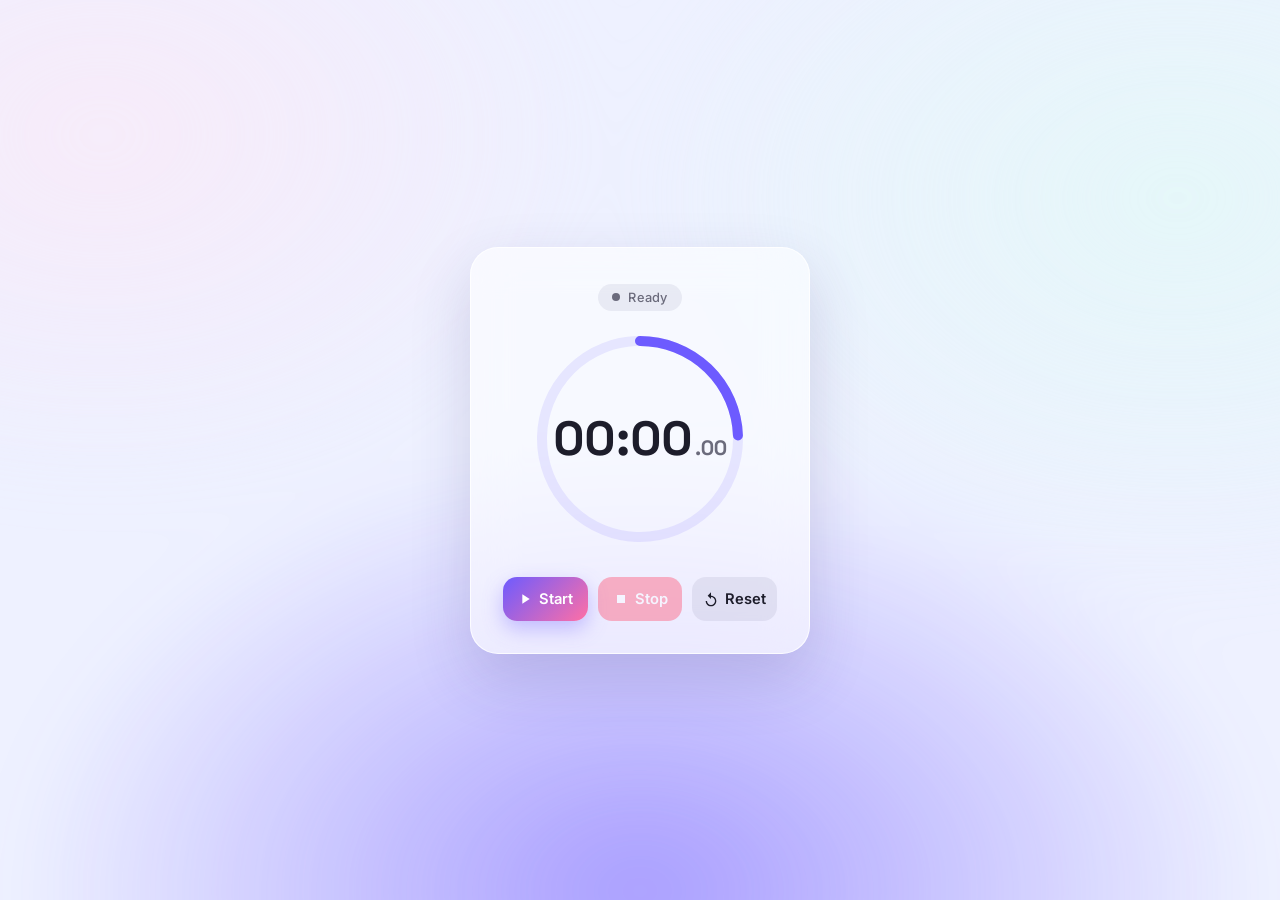
<file: index.html>
<!DOCTYPE html>
<html lang="ja">
<head>
<meta charset="UTF-8">
<meta name="viewport" content="width=device-width, initial-scale=1.0">
<title>Simple Timer</title>
<link rel="preconnect" href="https://fonts.googleapis.com">
<link rel="preconnect" href="https://fonts.gstatic.com" crossorigin>
<link href="https://fonts.googleapis.com/css2?family=Space+Grotesk:wght@500;700&family=Inter:wght@400;500;600&display=swap" rel="stylesheet">
<link rel="stylesheet" href="style.css">
</head>
<body>
  <div class="aurora" aria-hidden="true"></div>

  <main class="card">
    <div class="status">
      <span class="status-dot"></span>
      <span id="statusText">Ready</span>
    </div>

    <div class="ring-wrap">
      <svg class="ring" viewBox="0 0 220 220">
        <circle class="ring-track" cx="110" cy="110" r="98"></circle>
        <circle class="ring-progress" cx="110" cy="110" r="98"></circle>
      </svg>
      <div id="display" class="display">
        <span id="time">00:00</span><span id="centis">.00</span>
      </div>
    </div>

    <div class="controls">
      <button id="startBtn" class="btn btn-primary" aria-label="Start">
        <svg viewBox="0 0 24 24"><path d="M8 5v14l11-7z"/></svg>
        <span>Start</span>
      </button>
      <button id="stopBtn" class="btn btn-secondary" aria-label="Stop" disabled>
        <svg viewBox="0 0 24 24"><path d="M6 6h12v12H6z"/></svg>
        <span>Stop</span>
      </button>
      <button id="resetBtn" class="btn btn-ghost" aria-label="Reset">
        <svg viewBox="0 0 24 24"><path d="M12 5V2L7 7l5 5V9c3.31 0 6 2.69 6 6s-2.69 6-6 6-6-2.69-6-6H4c0 4.42 3.58 8 8 8s8-3.58 8-8-3.58-8-8-8z"/></svg>
        <span>Reset</span>
      </button>
    </div>
  </main>

  <script src="script.js"></script>
</body>
</html>
</file>
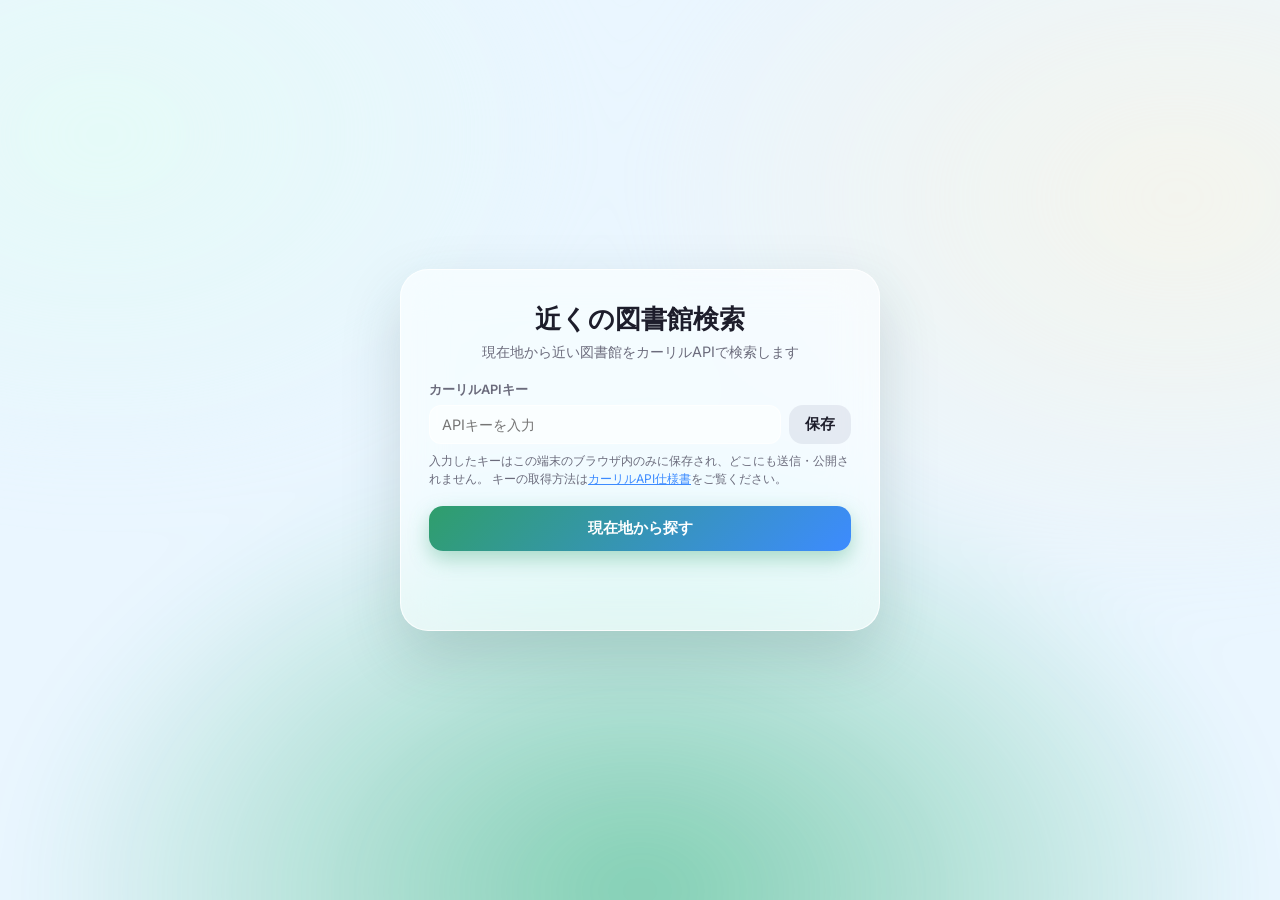
<file: library.html>
<!DOCTYPE html>
<html lang="ja">
<head>
<meta charset="UTF-8">
<meta name="viewport" content="width=device-width, initial-scale=1.0">
<title>近くの図書館検索</title>
<link rel="preconnect" href="https://fonts.googleapis.com">
<link rel="preconnect" href="https://fonts.gstatic.com" crossorigin>
<link href="https://fonts.googleapis.com/css2?family=Space+Grotesk:wght@500;700&family=Inter:wght@400;500;600&display=swap" rel="stylesheet">
<link rel="stylesheet" href="library.css">
</head>
<body>
  <div class="aurora" aria-hidden="true"></div>

  <main class="card">
    <h1 class="title">近くの図書館検索</h1>
    <p class="subtitle">現在地から近い図書館をカーリルAPIで検索します</p>

    <section class="key-section">
      <label for="appkeyInput" class="key-label">カーリルAPIキー</label>
      <div class="key-row">
        <input id="appkeyInput" class="key-input" type="text" placeholder="APIキーを入力" autocomplete="off">
        <button id="saveKeyBtn" class="btn btn-ghost btn-small">保存</button>
      </div>
      <p class="key-hint">
        入力したキーはこの端末のブラウザ内のみに保存され、どこにも送信・公開されません。
        キーの取得方法は<a href="https://calil.jp/doc/api_ref.html" target="_blank" rel="noopener">カーリルAPI仕様書</a>をご覧ください。
      </p>
    </section>

    <button id="searchBtn" class="btn btn-primary">
      <span>現在地から探す</span>
    </button>

    <p id="statusText" class="status-text" aria-live="polite"></p>
    <p id="errorText" class="error-text" hidden></p>

    <ul id="resultList" class="result-list"></ul>
  </main>

  <script src="library.js"></script>
</body>
</html>
</file>
<file: style.css>
:root {
  color-scheme: light dark;
  --bg-1: #eef1ff;
  --bg-2: #ffe8f3;
  --bg-3: #e3fbf4;
  --card: rgba(255, 255, 255, 0.6);
  --card-border: rgba(255, 255, 255, 0.8);
  --text: #1d1d2b;
  --muted: #6b6b7c;
  --accent: #6d5bff;
  --accent-2: #ff6fa5;
  --ring-track: rgba(109, 91, 255, 0.12);
  --danger: #ff4d6d;
  --shadow: rgba(60, 50, 120, 0.18);
}

@media (prefers-color-scheme: dark) {
  :root {
    --bg-1: #1a1430;
    --bg-2: #241334;
    --bg-3: #10202b;
    --card: rgba(30, 26, 48, 0.55);
    --card-border: rgba(255, 255, 255, 0.12);
    --text: #f3f1ff;
    --muted: #a7a3c0;
    --ring-track: rgba(255, 255, 255, 0.08);
    --shadow: rgba(0, 0, 0, 0.5);
  }
}

* {
  box-sizing: border-box;
}

body {
  margin: 0;
  min-height: 100vh;
  display: flex;
  align-items: center;
  justify-content: center;
  overflow: hidden;
  position: relative;
  background: var(--bg-1);
  font-family: "Inter", -apple-system, "Helvetica Neue", Arial, sans-serif;
  color: var(--text);
}

.aurora {
  position: fixed;
  inset: -20%;
  z-index: 0;
  background:
    radial-gradient(40% 40% at 20% 25%, var(--bg-2) 0%, transparent 70%),
    radial-gradient(45% 45% at 80% 30%, var(--bg-3) 0%, transparent 70%),
    radial-gradient(50% 50% at 50% 85%, var(--accent) 0%, transparent 70%);
  filter: blur(40px) saturate(130%);
  opacity: 0.55;
  animation: drift 18s ease-in-out infinite alternate;
}

@keyframes drift {
  0%   { transform: translate(0, 0) scale(1); }
  100% { transform: translate(3%, -2%) scale(1.08); }
}

.card {
  position: relative;
  z-index: 1;
  background: var(--card);
  backdrop-filter: blur(22px) saturate(160%);
  -webkit-backdrop-filter: blur(22px) saturate(160%);
  border: 1px solid var(--card-border);
  border-radius: 28px;
  padding: 36px 32px 32px;
  text-align: center;
  box-shadow: 0 24px 60px var(--shadow);
  width: 90%;
  max-width: 340px;
}

.status {
  display: inline-flex;
  align-items: center;
  gap: 8px;
  padding: 6px 14px;
  border-radius: 999px;
  background: rgba(127, 127, 160, 0.12);
  font-size: 0.8rem;
  font-weight: 500;
  color: var(--muted);
  margin-bottom: 18px;
  letter-spacing: 0.02em;
}

.status-dot {
  width: 8px;
  height: 8px;
  border-radius: 50%;
  background: var(--muted);
  transition: background 0.2s ease;
}

body.running .status-dot {
  background: var(--accent);
  box-shadow: 0 0 0 0 rgba(109, 91, 255, 0.5);
  animation: pulse 1.4s ease-out infinite;
}

@keyframes pulse {
  0%   { box-shadow: 0 0 0 0 rgba(109, 91, 255, 0.45); }
  70%  { box-shadow: 0 0 0 8px rgba(109, 91, 255, 0); }
  100% { box-shadow: 0 0 0 0 rgba(109, 91, 255, 0); }
}

.ring-wrap {
  position: relative;
  width: 220px;
  height: 220px;
  margin: 0 auto 28px;
  display: flex;
  align-items: center;
  justify-content: center;
}

.ring {
  position: absolute;
  inset: 0;
  transform: rotate(-90deg);
}

.ring-track,
.ring-progress {
  fill: none;
  stroke-width: 10;
}

.ring-track {
  stroke: var(--ring-track);
}

.ring-progress {
  stroke: var(--accent);
  stroke-linecap: round;
  stroke-dasharray: 150 465.75;
}

body.running .ring {
  animation: spin 2.4s linear infinite;
}

@keyframes spin {
  from { transform: rotate(-90deg); }
  to   { transform: rotate(270deg); }
}

.display {
  font-family: "Space Grotesk", "Inter", sans-serif;
  font-weight: 700;
  color: var(--text);
  font-variant-numeric: tabular-nums;
  display: flex;
  align-items: baseline;
}

#time {
  font-size: 3rem;
  letter-spacing: 1px;
}

#centis {
  font-size: 1.3rem;
  color: var(--muted);
  margin-left: 2px;
}

.controls {
  display: flex;
  gap: 10px;
  justify-content: center;
}

.btn {
  flex: 1;
  display: inline-flex;
  align-items: center;
  justify-content: center;
  gap: 6px;
  padding: 13px 0;
  font-size: 0.92rem;
  font-weight: 600;
  font-family: inherit;
  border: none;
  border-radius: 14px;
  cursor: pointer;
  color: #fff;
  background: var(--accent);
  box-shadow: 0 8px 20px rgba(109, 91, 255, 0.35);
  transition: transform 0.15s ease, box-shadow 0.15s ease, opacity 0.15s ease;
}

.btn svg {
  width: 16px;
  height: 16px;
  fill: currentColor;
}

.btn:hover {
  transform: translateY(-2px);
}

.btn:active {
  transform: translateY(0) scale(0.97);
}

.btn:disabled {
  opacity: 0.4;
  box-shadow: none;
  cursor: default;
  transform: none;
}

.btn-primary {
  background: linear-gradient(135deg, var(--accent), var(--accent-2));
}

.btn-secondary {
  background: var(--danger);
  box-shadow: 0 8px 20px rgba(255, 77, 109, 0.35);
}

.btn-ghost {
  background: rgba(127, 127, 160, 0.14);
  color: var(--text);
  box-shadow: none;
}
</file>
<file: library.css>
:root {
  color-scheme: light dark;
  --bg-1: #eaf6ff;
  --bg-2: #e6fff2;
  --bg-3: #fff3e0;
  --card: rgba(255, 255, 255, 0.6);
  --card-border: rgba(255, 255, 255, 0.8);
  --text: #1d1d2b;
  --muted: #6b6b7c;
  --accent: #2f9e6b;
  --accent-2: #3d8bff;
  --danger: #ff4d6d;
  --shadow: rgba(40, 80, 70, 0.18);
  --row-bg: rgba(255, 255, 255, 0.55);
  --row-border: rgba(255, 255, 255, 0.7);
}

@media (prefers-color-scheme: dark) {
  :root {
    --bg-1: #0f1f2b;
    --bg-2: #0f2b22;
    --bg-3: #2a2010;
    --card: rgba(24, 32, 36, 0.55);
    --card-border: rgba(255, 255, 255, 0.12);
    --text: #f1f5f3;
    --muted: #a2b0ac;
    --shadow: rgba(0, 0, 0, 0.5);
    --row-bg: rgba(255, 255, 255, 0.06);
    --row-border: rgba(255, 255, 255, 0.1);
  }
}

* {
  box-sizing: border-box;
}

body {
  margin: 0;
  min-height: 100vh;
  display: flex;
  align-items: center;
  justify-content: center;
  position: relative;
  background: var(--bg-1);
  font-family: "Inter", -apple-system, "Helvetica Neue", Arial, sans-serif;
  color: var(--text);
  padding: 24px 0;
}

.aurora {
  position: fixed;
  inset: -20%;
  z-index: 0;
  background:
    radial-gradient(40% 40% at 20% 25%, var(--bg-2) 0%, transparent 70%),
    radial-gradient(45% 45% at 80% 30%, var(--bg-3) 0%, transparent 70%),
    radial-gradient(50% 50% at 50% 85%, var(--accent) 0%, transparent 70%);
  filter: blur(40px) saturate(130%);
  opacity: 0.5;
}

.card {
  position: relative;
  z-index: 1;
  background: var(--card);
  backdrop-filter: blur(22px) saturate(160%);
  -webkit-backdrop-filter: blur(22px) saturate(160%);
  border: 1px solid var(--card-border);
  border-radius: 28px;
  padding: 32px 28px;
  text-align: center;
  box-shadow: 0 24px 60px var(--shadow);
  width: 92%;
  max-width: 480px;
  max-height: 90vh;
  overflow-y: auto;
}

.title {
  font-family: "Space Grotesk", "Inter", sans-serif;
  font-size: 1.6rem;
  margin: 0 0 6px;
}

.subtitle {
  color: var(--muted);
  font-size: 0.9rem;
  margin: 0 0 20px;
}

.key-section {
  text-align: left;
  margin-bottom: 18px;
}

.key-label {
  display: block;
  font-size: 0.8rem;
  font-weight: 600;
  color: var(--muted);
  margin-bottom: 6px;
}

.key-row {
  display: flex;
  gap: 8px;
}

.key-input {
  flex: 1;
  padding: 10px 12px;
  border-radius: 12px;
  border: 1px solid var(--row-border);
  background: var(--row-bg);
  color: var(--text);
  font-family: inherit;
  font-size: 0.9rem;
}

.key-input:focus {
  outline: 2px solid var(--accent-2);
}

.key-hint {
  font-size: 0.75rem;
  color: var(--muted);
  margin: 8px 0 0;
  line-height: 1.5;
}

.key-hint a {
  color: var(--accent-2);
}

.btn {
  display: inline-flex;
  align-items: center;
  justify-content: center;
  gap: 6px;
  padding: 13px 0;
  font-size: 0.92rem;
  font-weight: 600;
  font-family: inherit;
  border: none;
  border-radius: 14px;
  cursor: pointer;
  color: #fff;
  background: var(--accent);
  box-shadow: 0 8px 20px rgba(47, 158, 107, 0.35);
  transition: transform 0.15s ease, box-shadow 0.15s ease, opacity 0.15s ease;
  width: 100%;
}

.btn:hover {
  transform: translateY(-2px);
}

.btn:active {
  transform: translateY(0) scale(0.97);
}

.btn:disabled {
  opacity: 0.5;
  box-shadow: none;
  cursor: default;
  transform: none;
}

.btn-primary {
  background: linear-gradient(135deg, var(--accent), var(--accent-2));
}

.btn-ghost {
  background: rgba(127, 127, 160, 0.14);
  color: var(--text);
  box-shadow: none;
  width: auto;
  padding: 10px 16px;
}

.btn-small {
  flex-shrink: 0;
}

.status-text {
  min-height: 1.2em;
  margin: 14px 0 0;
  font-size: 0.85rem;
  color: var(--muted);
}

.error-text {
  color: var(--danger);
  font-size: 0.85rem;
  margin: 10px 0 0;
}

.result-list {
  list-style: none;
  margin: 16px 0 0;
  padding: 0;
  display: flex;
  flex-direction: column;
  gap: 10px;
  text-align: left;
}

.library-card {
  background: var(--row-bg);
  border: 1px solid var(--row-border);
  border-radius: 16px;
  padding: 14px 16px;
}

.lib-name {
  font-weight: 700;
  font-size: 1rem;
}

.lib-meta {
  color: var(--accent-2);
  font-size: 0.8rem;
  font-weight: 600;
  margin-top: 4px;
}

.lib-address,
.lib-tel {
  color: var(--muted);
  font-size: 0.82rem;
  margin-top: 4px;
}

.lib-link {
  display: inline-block;
  margin-top: 8px;
  font-size: 0.82rem;
  color: var(--accent-2);
  text-decoration: none;
  font-weight: 600;
}

.lib-link:hover {
  text-decoration: underline;
}
</file>
